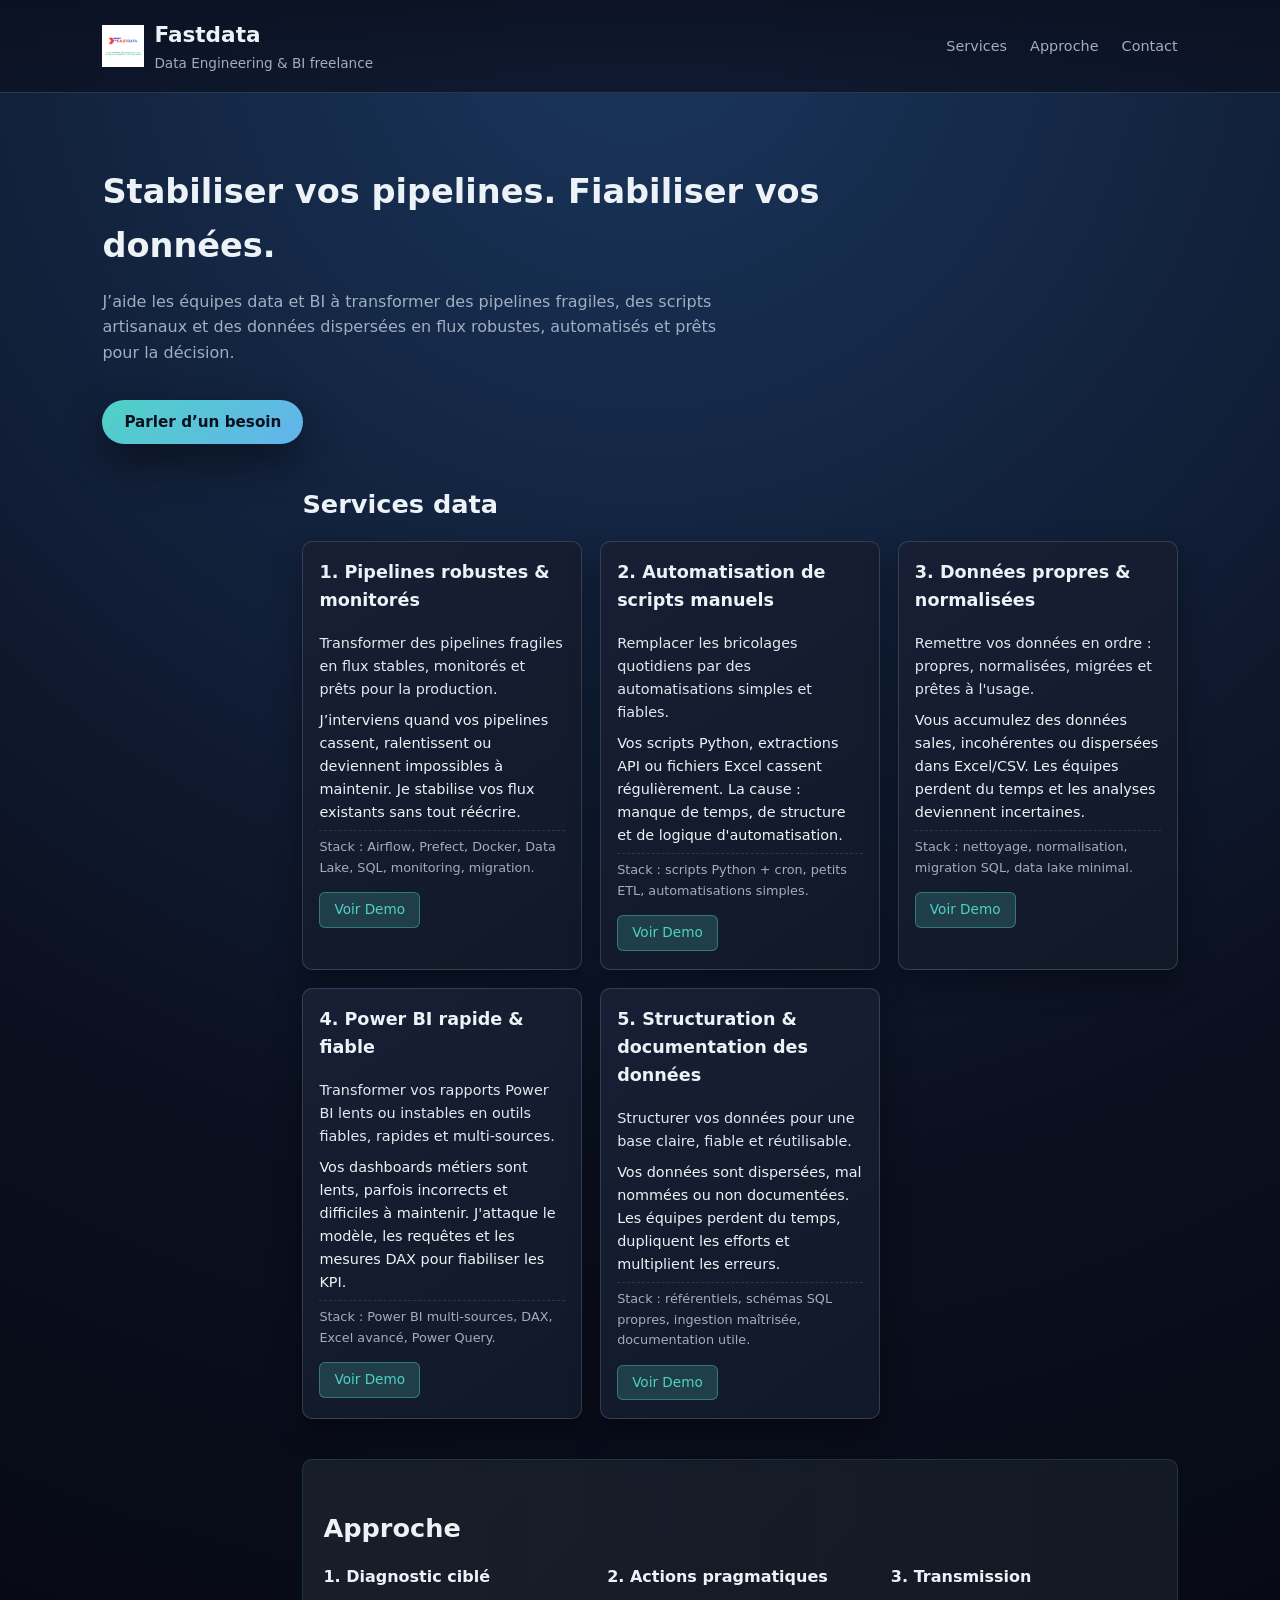
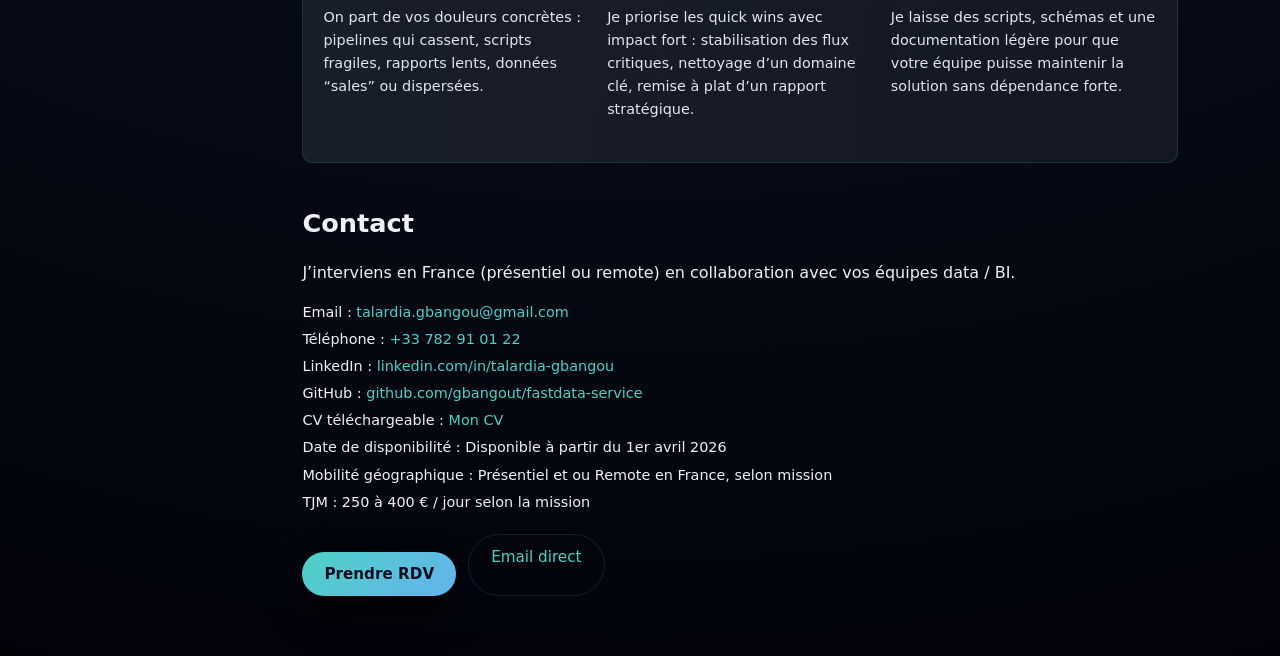
<file: index.html>
<!DOCTYPE html>
<html lang="fr">
<head>
  <meta charset="UTF-8">
  <title>Fastdata - Services Data</title>
  <meta name="viewport" content="width=device-width, initial-scale=1">
  <meta name="description" content="Portfolio de services data engineering et BI par Fastdata. Pipelines robustes, automatisation, qualité de données, Power BI, structuration.">
  <link rel="stylesheet" href="styles.css">
</head>
<body>
  <header class="site-header">
    <div class="logo-title">
      <img src="assets/fastdata-logo.png" alt="Fastdata" class="logo">
      <div>
        <h1>Fastdata</h1>
        <p class="subtitle">Data Engineering & BI freelance</p>
      </div>
    </div>
    <nav class="nav">
      <a href="#services">Services</a>
      <a href="#approach">Approche</a>
      <a href="#contact">Contact</a>
    </nav>
  </header>

  <main>
    <!-- Hero -->
    <section class="hero">
      <h2>Stabiliser vos pipelines. Fiabiliser vos données.</h2>
      <p>
        J’aide les équipes data et BI à transformer des pipelines fragiles, des scripts artisanaux
        et des données dispersées en flux robustes, automatisés et prêts pour la décision.
      </p>
      <a href="#contact" class="btn-primary">Parler d’un besoin</a>
    </section>


<!-- Services -->
<section id="services" class="section">
  <h2>Services data</h2>

  <div class="service-grid">
    <!-- Service 1 -->
    <article class="service-card">
      <h3>1. Pipelines robustes & monitorés</h3>
      <p class="tagline">
        Transformer des pipelines fragiles en flux stables, monitorés et prêts pour la production.
      </p>
      <p>
        J’interviens quand vos pipelines cassent, ralentissent ou deviennent impossibles à maintenir.
        Je stabilise vos flux existants sans tout réécrire.
      </p>
      <p class="stack">
        Stack : Airflow, Prefect, Docker, Data Lake, SQL, monitoring, migration.
      </p>
      <a href="projet.html#service1" class="btn-demo">Voir Demo</a>
    </article>

    <!-- Service 2 -->
    <article class="service-card">
      <h3>2. Automatisation de scripts manuels</h3>
      <p class="tagline">
        Remplacer les bricolages quotidiens par des automatisations simples et fiables.
      </p>
      <p>
        Vos scripts Python, extractions API ou fichiers Excel cassent régulièrement.
        La cause : manque de temps, de structure et de logique d'automatisation.
      </p>
      <p class="stack">
        Stack : scripts Python + cron, petits ETL, automatisations simples.
      </p>
      <a href="projet.html#service2" class="btn-demo">Voir Demo</a>
    </article>

    <!-- Service 3 -->
    <article class="service-card">
      <h3>3. Données propres & normalisées</h3>
      <p class="tagline">
        Remettre vos données en ordre : propres, normalisées, migrées et prêtes à l'usage.
      </p>
      <p>
        Vous accumulez des données sales, incohérentes ou dispersées dans Excel/CSV.
        Les équipes perdent du temps et les analyses deviennent incertaines.
      </p>
      <p class="stack">
        Stack : nettoyage, normalisation, migration SQL, data lake minimal.
      </p>
      <a href="projet.html#service3" class="btn-demo">Voir Demo</a>
    </article>

    <!-- Service 4 -->
    <article class="service-card">
      <h3>4. Power BI rapide & fiable</h3>
      <p class="tagline">
        Transformer vos rapports Power BI lents ou instables en outils fiables, rapides et multi-sources.
      </p>
      <p>
        Vos dashboards métiers sont lents, parfois incorrects et difficiles à maintenir.
        J'attaque le modèle, les requêtes et les mesures DAX pour fiabiliser les KPI.
      </p>
      <p class="stack">
        Stack : Power BI multi-sources, DAX, Excel avancé, Power Query.
      </p>
      <a href="projet.html#service4" class="btn-demo">Voir Demo</a>
    </article>

    <!-- Service 5 -->
    <article class="service-card">
      <h3>5. Structuration & documentation des données</h3>
      <p class="tagline">
        Structurer vos données pour une base claire, fiable et réutilisable.
      </p>
      <p>
        Vos données sont dispersées, mal nommées ou non documentées.
        Les équipes perdent du temps, dupliquent les efforts et multiplient les erreurs.
      </p>
      <p class="stack">
        Stack : référentiels, schémas SQL propres, ingestion maîtrisée, documentation utile.
      </p>
      <a href="projet.html#service5" class="btn-demo">Voir Demo</a>
    </article>
  </div>
</section>

    <!-- Approach -->
    <section id="approach" class="section section-alt">
      <h2>Approche</h2>
      <div class="approach-grid">
        <div>
          <h3>1. Diagnostic ciblé</h3>
          <p>
            On part de vos douleurs concrètes : pipelines qui cassent, scripts fragiles,
            rapports lents, données “sales” ou dispersées.
          </p>
        </div>
        <div>
          <h3>2. Actions pragmatiques</h3>
          <p>
            Je priorise les quick wins avec impact fort : stabilisation des flux critiques,
            nettoyage d’un domaine clé, remise à plat d’un rapport stratégique.
          </p>
        </div>
        <div>
          <h3>3. Transmission</h3>
          <p>
            Je laisse des scripts, schémas et une documentation légère pour que votre équipe
            puisse maintenir la solution sans dépendance forte.
          </p>
        </div>
      </div>
    </section>

<!-- Contact -->
<section id="contact" class="section">
  <h2>Contact</h2>
  <p>
    J’interviens en France (présentiel ou remote) en collaboration avec vos équipes data / BI.
  </p>

  <ul class="contact-list">
    <li>Email : <a href="mailto:talardia.gbangou@gmail.com">talardia.gbangou@gmail.com</a></li>
    <li>Téléphone : <a href="tel:+33782910122">+33 782 91 01 22</a></li>
    <li>LinkedIn : <a href="https://linkedin.com/in/talardiagbangou" target="_blank">linkedin.com/in/talardia-gbangou</a></li>
    <li>GitHub : <a href="https://github.com/gbangout/fastdata-service" target="_blank">github.com/gbangout/fastdata-service</a></li>
    <li>CV téléchargeable : <a href="assets/CV_Talardia_GBANGOU_Consultant_Data_Technique.pdf" target="_blank" download>Mon CV</a></li>
    <li>Date de disponibilité : Disponible à partir du 1er avril 2026</li>
    <li>Mobilité géographique : Présentiel et ou Remote en France, selon mission</li>
    <li>TJM : 250 à 400 € / jour selon la mission</li>
  </ul>

  <div class="cta-buttons">
    <a href="https://cal.com/talardia-gbangou-cxmkxx" class="btn-primary" target="_blank">Prendre RDV</a>
    <a href="mailto:talardia.gbangou@gmail.com" class="btn-secondary">Email direct</a>
  </div>
</section>
</file>
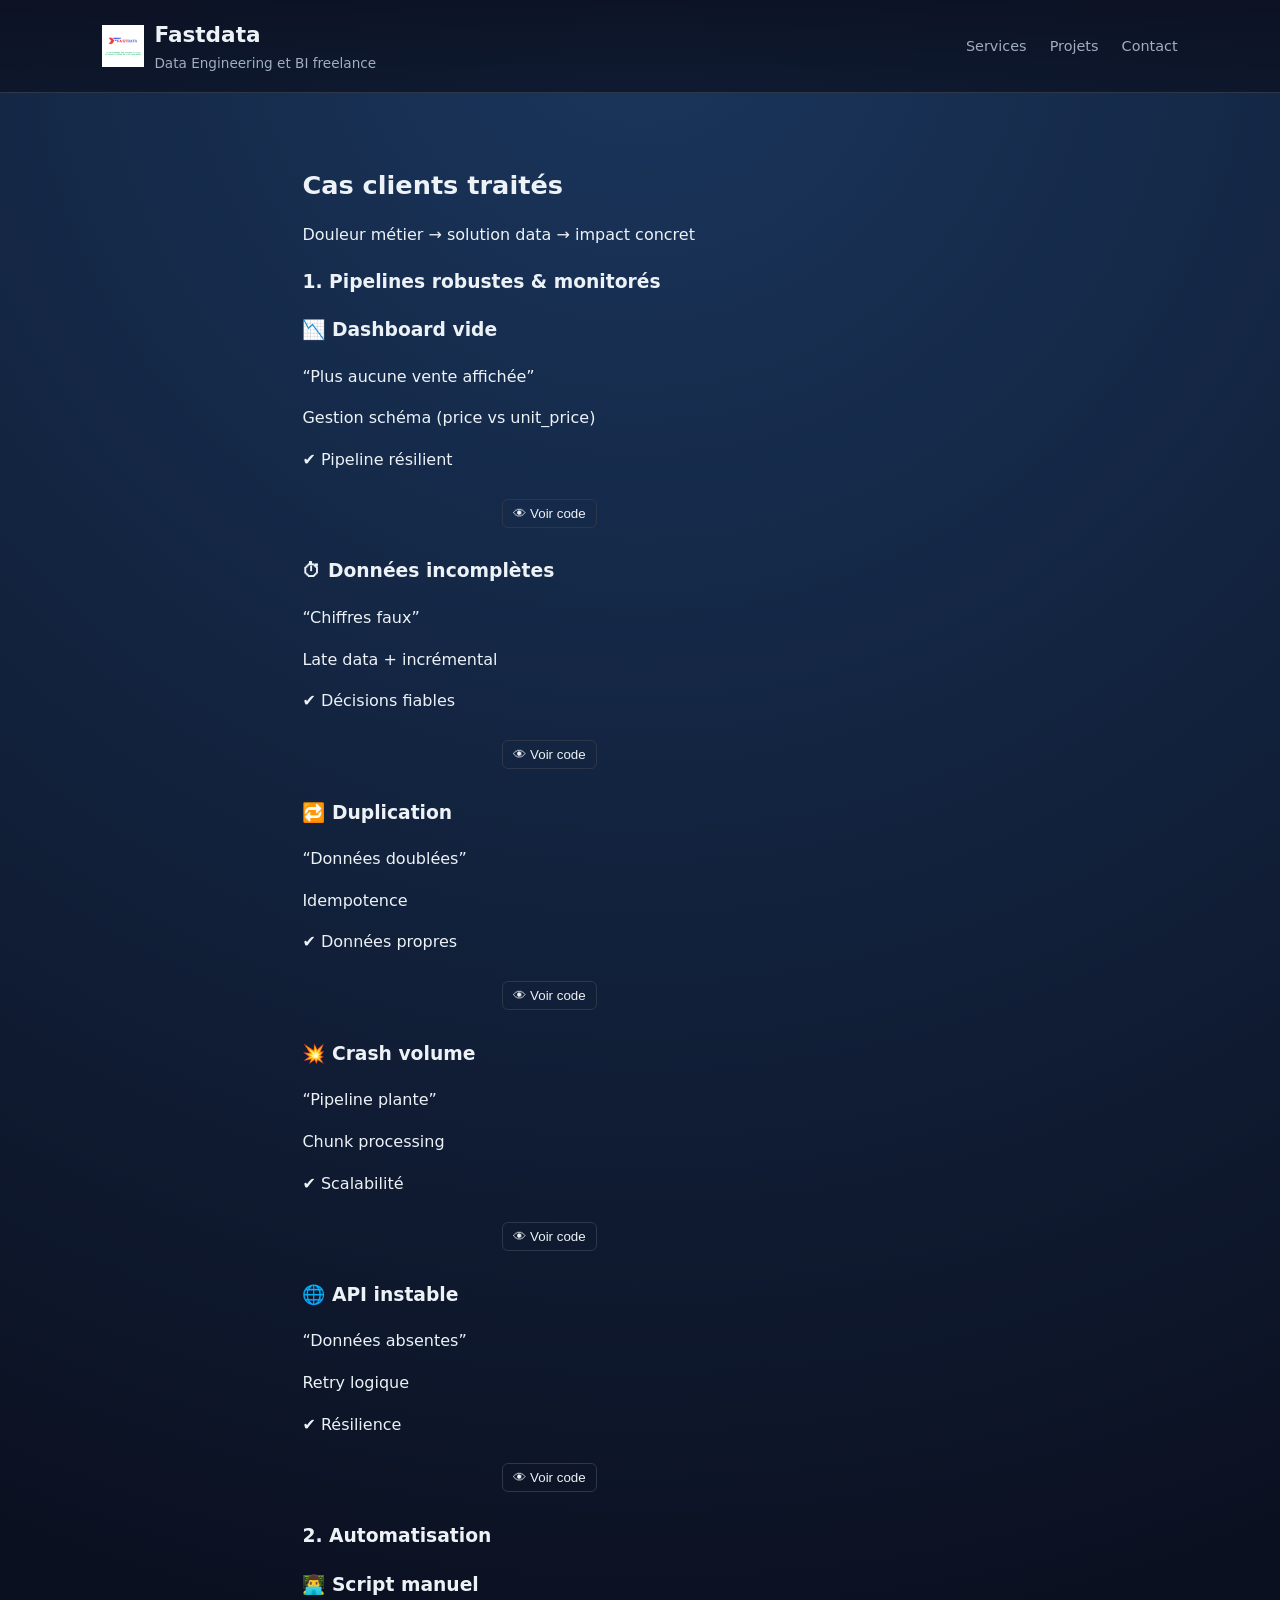
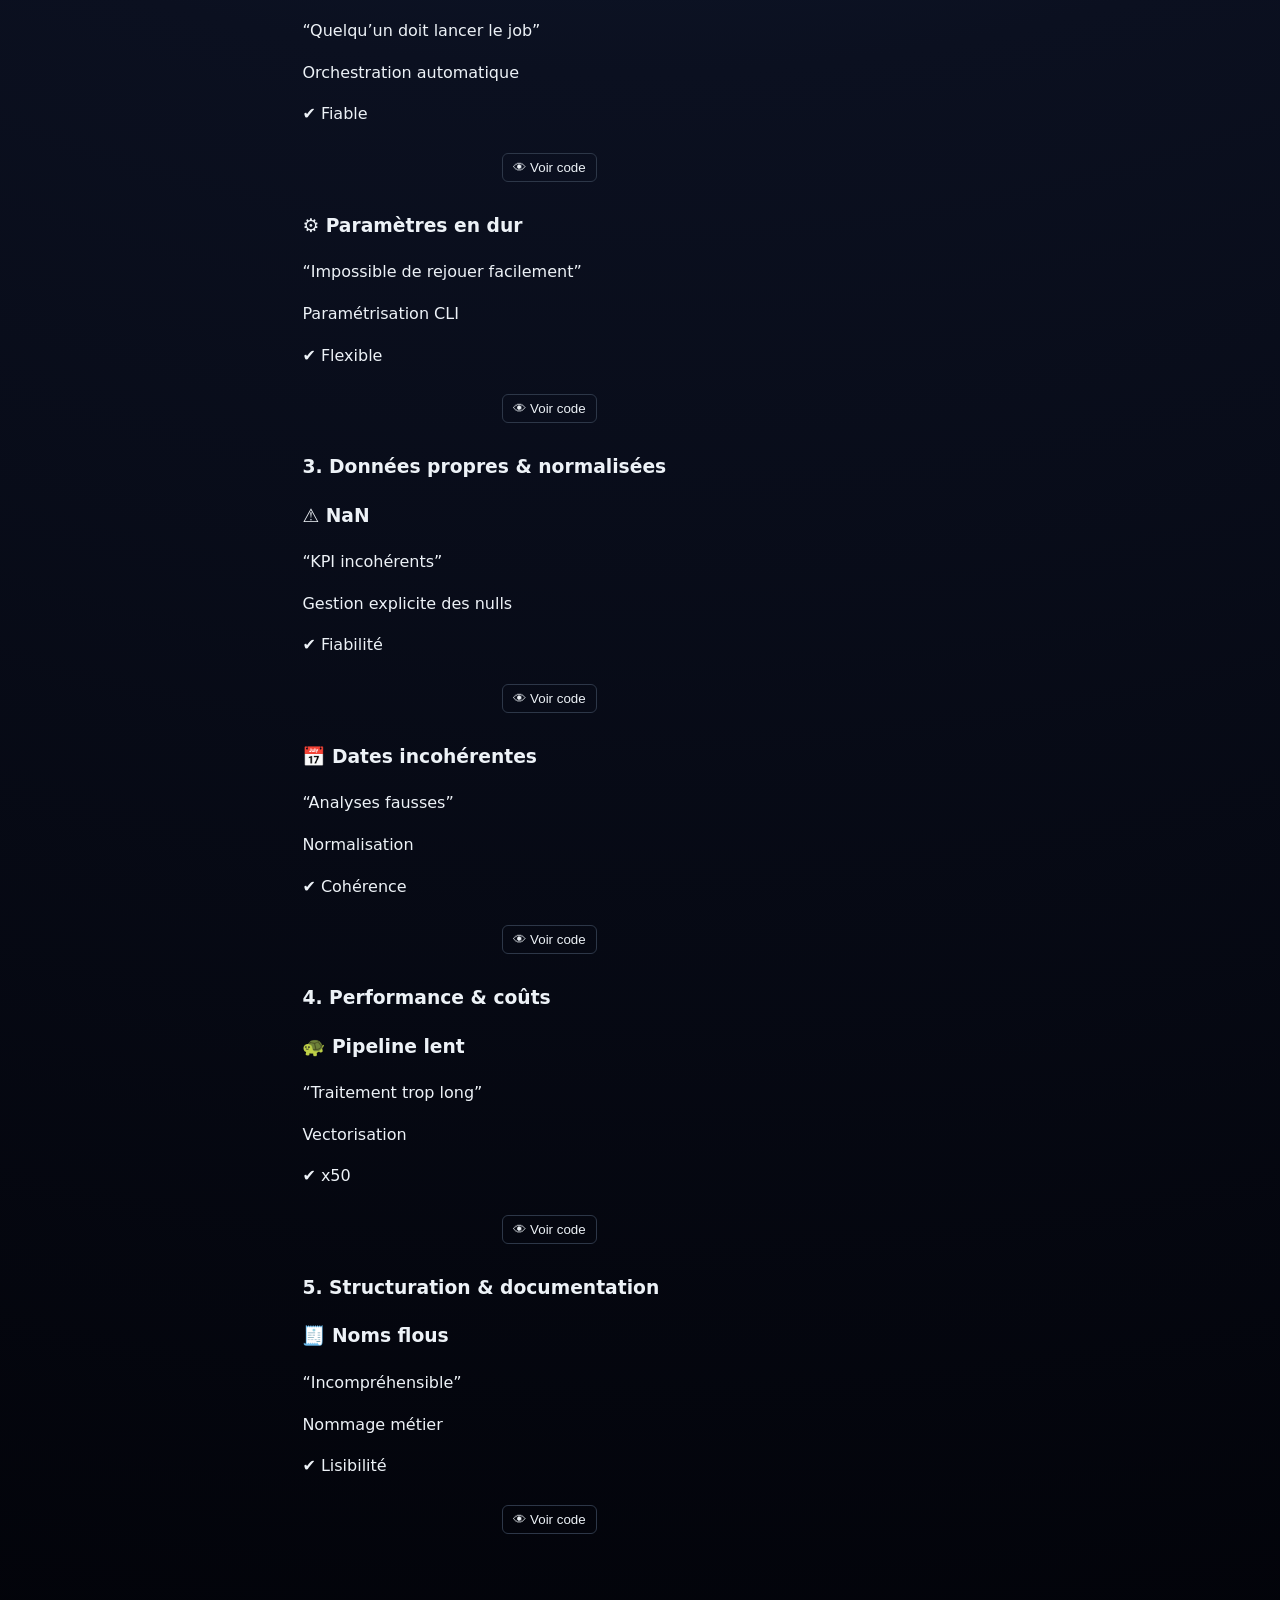
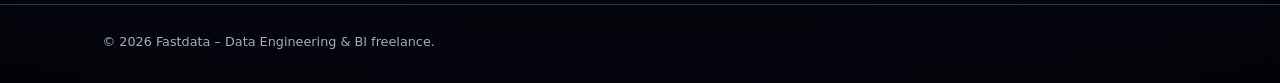
<file: projet.html>
<!DOCTYPE html>
<html lang="fr">
<head>
  <meta charset="UTF-8">
  <title>Projets - Fastdata</title>
  <meta name="viewport" content="width=device-width, initial-scale=1">
  <meta name="description" content="Démos projets data engineering et BI - Fastdata">
  <link rel="stylesheet" href="styles.css">
</head>
<body>
  <header class="site-header">
    <div class="logo-title">
      <img src="assets/fastdata-logo.png" alt="Fastdata" class="logo">
      <div>
        <h1>Fastdata</h1>
        <p class="subtitle">Data Engineering et BI freelance</p>
      </div>
    </div>
    <nav class="nav">
      <a href="index.html#services">Services</a>
      <a href="#projets">Projets</a>
      <a href="index.html#contact">Contact</a>
    </nav>
  </header>
<!--
  <main>
    <section id="service1" class="section project-section">
      <h2>1. Pipelines robustes et monitorés</h2>
      <article class="project-demo">
        <div class="demo-before-after">
          <div class="demo-item">
            <h3>🚨 AVANT</h3>
            <ul>
              <li>Pipeline PySpark casse 2x/semaine</li>
              <li>Pas de logs exploitables</li>
              <li>Relance manuelle tous les 2 jours</li>
              <li>Retards reporting métiers</li>
            </ul>
          </div>
          <div class="demo-arrow">→</div>
          <div class="demo-item">
            <h3>✅ APRÈS</h3>
            <ul>
              <li>Flux Airflow stable 30j</li>
              <li>Logs + alertes Slack/Teams</li>
              <li>Monitoring des jobs critiques</li>
              <li>Données à jour quotidiennement</li>
            </ul>
          </div>
        </div>
        <p class="demo-result">**Résultat** : 80% temps gagné sur maintenance, plus de retards reporting.</p>
      </article>
    </section>

    <section id="service2" class="section project-section">
      <h2>2. Automatisation de scripts manuels</h2>
      <article class="project-demo">
        <div class="demo-before-after">
          <div class="demo-item">
            <h3>🚨 AVANT</h3>
            <ul>
              <li>3 scripts Python lancés manuellement</li>
              <li>Cassent si API indisponible</li>
              <li>Données pas toujours à jour</li>
              <li>1h/semaine de relance</li>
            </ul>
          </div>
          <div class="demo-arrow">→</div>
          <div class="demo-item">
            <h3>✅ APRÈS</h3>
            <ul>
              <li>Automatisation cron + retry</li>
              <li>Gestion erreurs (mail d'alerte)</li>
              <li>Données fraîches tous les jours</li>
              <li>0 intervention manuelle</li>
            </ul>
          </div>
        </div>
        <p class="demo-result">**Résultat** : Scripts 100% autonomes, données toujours fraîches.</p>
      </article>
    </section>

    <section id="service3" class="section project-section">
      <h2>3. Données propres & normalisées</h2>
      <article class="project-demo">
        <div class="demo-before-after">
          <div class="demo-item">
            <h3>🚨 AVANT</h3>
            <ul>
              <li>15 Excel clients avec doublons</li>
              <li>Formats incohérents (dates, CP)</li>
              <li>Analyses peu fiables</li>
              <li>Erreurs reporting récurrentes</li>
            </ul>
          </div>
          <div class="demo-arrow">→</div>
          <div class="demo-item">
            <h3>✅ APRÈS</h3>
            <ul>
              <li>Base SQL centralisée</li>
              <li>Règles normalisation appliquées</li>
              <li>Contrôles qualité intégrés</li>
              <li>Tableau de bord suivi qualité</li>
            </ul>
          </div>
        </div>
        <p class="demo-result">**Résultat** : Données clients fiables, analyses exploitables.</p>
      </article>
    </section>

    <section id="service4" class="section project-section">
      <h2>4. Power BI rapide & fiable</h2>
      <article class="project-demo">
        <div class="demo-before-after">
          <div class="demo-item">
            <h3>🚨 AVANT</h3>
            <ul>
              <li>Rapports Power BI > 30s chargement</li>
              <li>3 versions KPI CA différents</li>
              <li>Modèle non documenté</li>
              <li>Questions métiers constantes</li>
            </ul>
          </div>
          <div class="demo-arrow">→</div>
          <div class="demo-item">
            <h3>✅ APRÈS</h3>
            <ul>
              <li>Chargement < 5s</li>
              <li>1 mesure DAX CA unifiée</li>
              <li>Modèle documenté</li>
              <li>Autonomie métiers</li>
            </ul>
          </div>
        </div>
        <p class="demo-result">**Résultat** : Temps chargement ÷6, confiance métiers restaurée.</p>
      </article>
    </section>

    <section id="service5" class="section project-section">
      <h2>5. Structuration & documentation</h2>
      <article class="project-demo">
        <div class="demo-before-after">
          <div class="demo-item">
            <h3>🚨 AVANT</h3>
            <ul>
              <li>Tables produits mal nommées</li>
              <li>5 defs différentes "produit actif"</li>
              <li>Équipes refont mêmes traitements</li>
              <li>Erreurs de jointures fréquentes</li>
            </ul>
          </div>
          <div class="demo-arrow">→</div>
          <div class="demo-item">
            <h3>✅ APRÈS</h3>
            <ul>
              <li>Référentiel produits unique</li>
              <li>Schéma SQL clair + doc</li>
              <li>Règles métier écrites</li>
              <li>Jointures fiables</li>
            </ul>
          </div>
        </div>
        <p class="demo-result">**Résultat** : Équipes alignées, moins d'erreurs, gain productivité.</p>
      </article>
    </section>
  </main>
-->
  <main>
<section class="section">
<h2>Cas clients traités</h2>
<p class="section-intro">Douleur métier → solution data → impact concret</p>

<h3 class="group-title">1. Pipelines robustes & monitorés</h3>

<div class="case-grid">

<!-- CASE 1 -->
<div class="case-card">
  <h3>📉 Dashboard vide</h3>
  <p class="pain">“Plus aucune vente affichée”</p>
  <p class="solution">Gestion schéma (price vs unit_price)</p>
  <p class="impact">✔ Pipeline résilient</p>

  <button class="toggle-btn">👁 Voir code</button>

  <div class="code-block">
<pre>
❌ Avant
df["price"]

⚠️ Problème
Colonne renommée → pipeline cassé

✅ Après
price = df.get("price", df.get("unit_price"))
</pre>
  </div>
</div>

<!-- CASE 2 -->
<div class="case-card">
  <h3>⏱ Données incomplètes</h3>
  <p class="pain">“Chiffres faux”</p>
  <p class="solution">Late data + incrémental</p>
  <p class="impact">✔ Décisions fiables</p>

  <button class="toggle-btn">👁 Voir code</button>

  <div class="code-block">
<pre>
❌ Avant
df = df[df.date == today]

⚠️ Problème
Données arrivent en retard

✅ Après
df = df[df.date >= today - 3]
</pre>
  </div>
</div>

<!-- CASE 3 -->
<div class="case-card">
  <h3>🔁 Duplication</h3>
  <p class="pain">“Données doublées”</p>
  <p class="solution">Idempotence</p>
  <p class="impact">✔ Données propres</p>

  <button class="toggle-btn">👁 Voir code</button>

  <div class="code-block">
<pre>
❌ Avant
INSERT INTO table SELECT * FROM staging

⚠️ Problème
Re-run = doublons

✅ Après
MERGE INTO table USING staging ON id
</pre>
  </div>
</div>

<!-- CASE 4 -->
<div class="case-card">
  <h3>💥 Crash volume</h3>
  <p class="pain">“Pipeline plante”</p>
  <p class="solution">Chunk processing</p>
  <p class="impact">✔ Scalabilité</p>

  <button class="toggle-btn">👁 Voir code</button>

  <div class="code-block">
<pre>
❌ Avant
df = pd.read_csv("big.csv")

⚠️ Problème
Out of memory

✅ Après
for chunk in pd.read_csv("big.csv", chunksize=10000):
    process(chunk)
</pre>
  </div>
</div>

<!-- CASE 5 -->
<div class="case-card">
  <h3>🌐 API instable</h3>
  <p class="pain">“Données absentes”</p>
  <p class="solution">Retry logique</p>
  <p class="impact">✔ Résilience</p>

  <button class="toggle-btn">👁 Voir code</button>

  <div class="code-block">
<pre>
❌ Avant
requests.get(url)

⚠️ Problème
Timeout API

✅ Après
retry(3):
    requests.get(url, timeout=5)
</pre>
  </div>
</div>

</div>

<!-- ===================== 2. AUTOMATISATION ===================== -->
<h3 class="group-title">2. Automatisation</h3>
<div class="case-grid">

<div class="case-card">
<h3>👨‍💻 Script manuel</h3>
<p class="pain">“Quelqu’un doit lancer le job”</p>
<p class="solution">Orchestration automatique</p>
<p class="impact">✔ Fiable</p>
<button class="toggle-btn">👁 Voir code</button>
<div class="code-block"><pre>
❌ AVANT
python pipeline.py

⚠️ PROBLÈME
# dépendance humaine → oubli possible

✅ APRÈS
# cron (tous les jours à 2h)
0 2 * * * python pipeline.py
</pre></div>
</div>

<div class="case-card">
<h3>⚙️ Paramètres en dur</h3>
<p class="pain">“Impossible de rejouer facilement”</p>
<p class="solution">Paramétrisation CLI</p>
<p class="impact">✔ Flexible</p>
<button class="toggle-btn">👁 Voir code</button>
<div class="code-block"><pre>
❌ AVANT
date = "2024-01-01"

⚠️ PROBLÈME
# modification manuelle du code nécessaire

✅ APRÈS
import argparse
parser = argparse.ArgumentParser()
parser.add_argument("--date")
args = parser.parse_args()
</pre></div>
</div>

</div>

<!-- ===================== 3. DATA QUALITY ===================== -->
<h3 class="group-title">3. Données propres & normalisées</h3>
<div class="case-grid">

<div class="case-card">
<h3>⚠️ NaN</h3>
<p class="pain">“KPI incohérents”</p>
<p class="solution">Gestion explicite des nulls</p>
<p class="impact">✔ Fiabilité</p>
<button class="toggle-btn">👁 Voir code</button>
<div class="code-block"><pre>
❌ AVANT
df["revenue"].mean()

⚠️ PROBLÈME
# présence de NaN → biais

✅ APRÈS
df["revenue"].fillna(0).mean()
</pre></div>
</div>

<div class="case-card">
<h3>📅 Dates incohérentes</h3>
<p class="pain">“Analyses fausses”</p>
<p class="solution">Normalisation</p>
<p class="impact">✔ Cohérence</p>
<button class="toggle-btn">👁 Voir code</button>
<div class="code-block"><pre>
❌ AVANT
"01/02/2024"

⚠️ PROBLÈME
# format ambigu (US vs EU)

✅ APRÈS
pd.to_datetime(col, format="%d/%m/%Y")
</pre></div>
</div>

</div>

<!-- ===================== 4. PERFORMANCE ===================== -->
<h3 class="group-title">4. Performance & coûts</h3>
<div class="case-grid">

<div class="case-card">
<h3>🐢 Pipeline lent</h3>
<p class="pain">“Traitement trop long”</p>
<p class="solution">Vectorisation</p>
<p class="impact">✔ x50</p>
<button class="toggle-btn">👁 Voir code</button>
<div class="code-block"><pre>
❌ AVANT
for i in range(len(df)):
    df.loc[i, "x"] = df.loc[i, "a"] * 2

⚠️ PROBLÈME
# boucle Python lente

✅ APRÈS
df["x"] = df["a"] * 2
</pre></div>
</div>

</div>

<!-- ===================== 5. STRUCTURATION ===================== -->
<h3 class="group-title">5. Structuration & documentation</h3>
<div class="case-grid">

<div class="case-card">
<h3>🧾 Noms flous</h3>
<p class="pain">“Incompréhensible”</p>
<p class="solution">Nommage métier</p>
<p class="impact">✔ Lisibilité</p>
<button class="toggle-btn">👁 Voir code</button>
<div class="code-block"><pre>
❌ AVANT
df["col1"]

⚠️ PROBLÈME
# aucune signification

✅ APRÈS
df.rename(columns={"col1": "total_sales"})
</pre></div>
</div>

</div>

</div>
</section>
</main>

<script>
document.querySelectorAll(".toggle-btn").forEach(btn => {
  btn.addEventListener("click", () => {
    const block = btn.nextElementSibling;
    block.classList.toggle("open");
  });
});
</script>
  <footer class="site-footer">
    <p>© <span id="year"></span> Fastdata – Data Engineering & BI freelance.</p>
  </footer>

  <script>
    document.getElementById('year').textContent = new Date().getFullYear();
  </script>
</body>
</html>
</file>
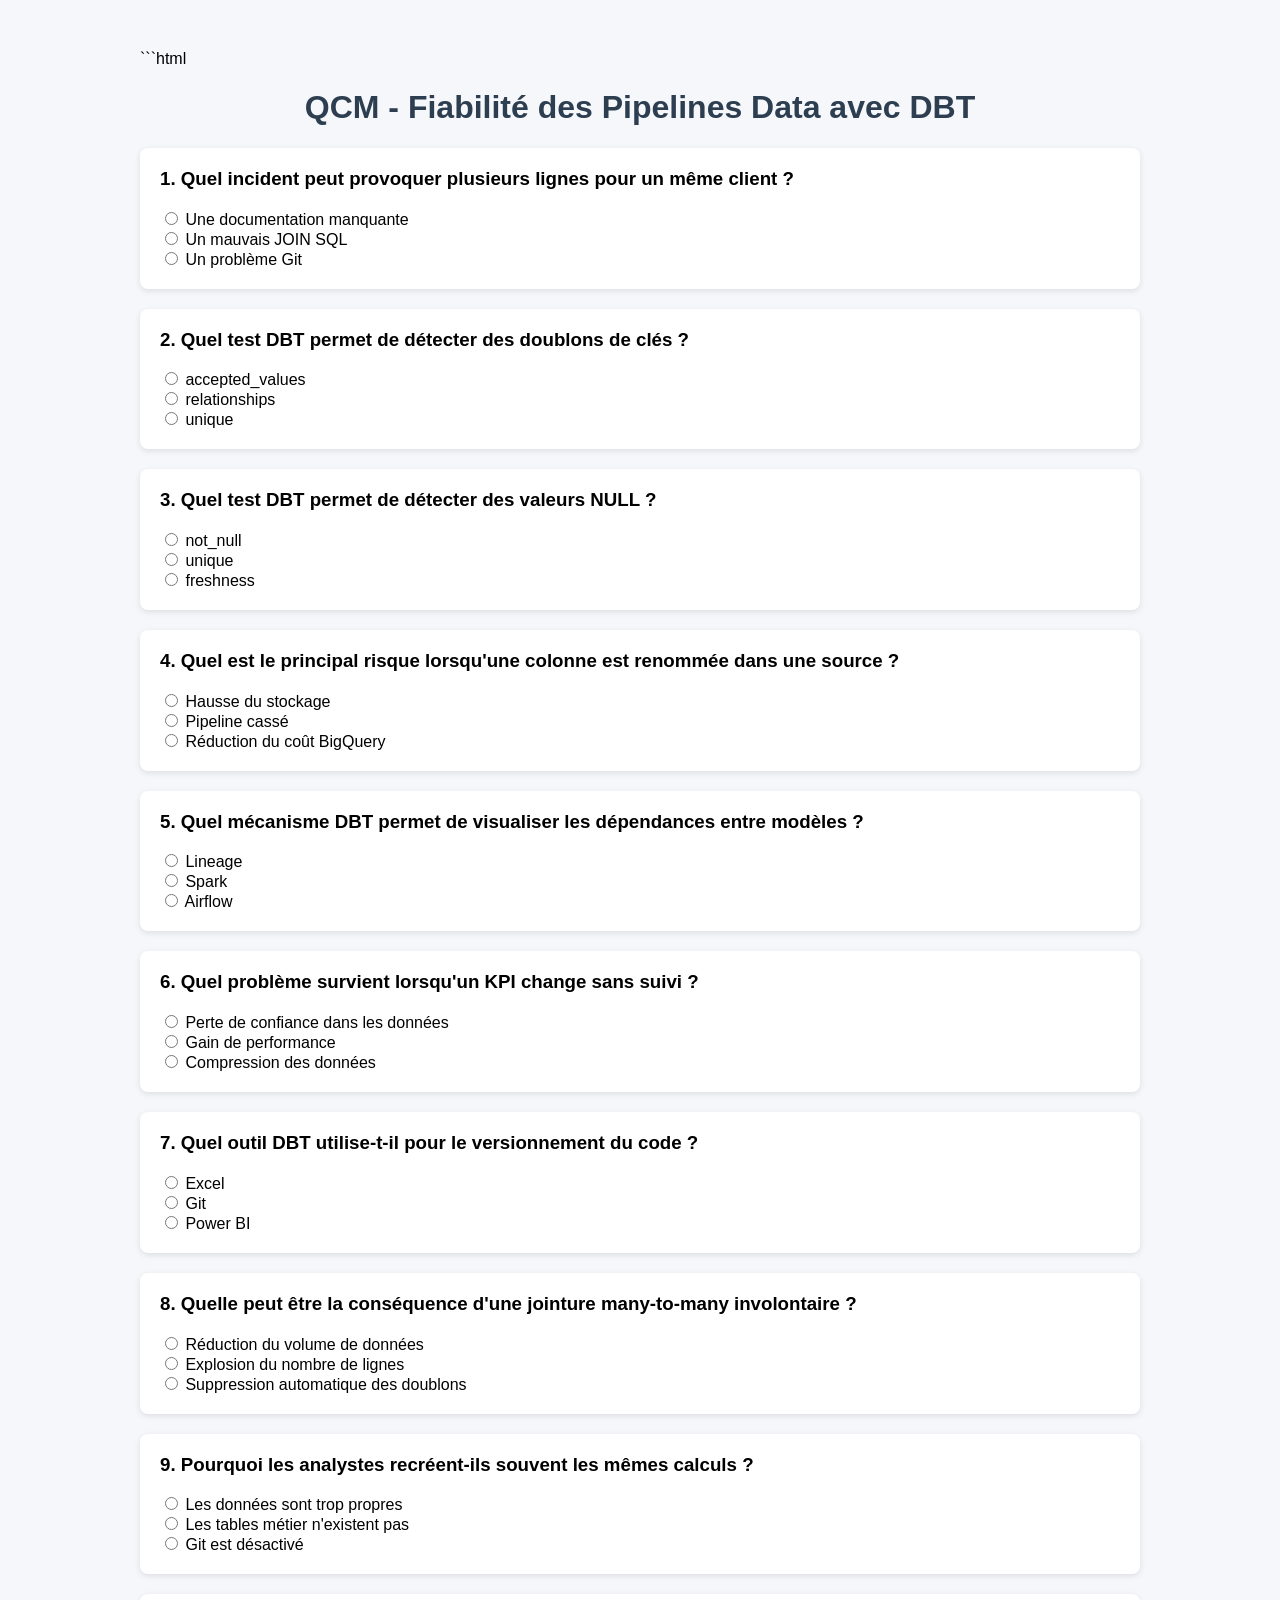
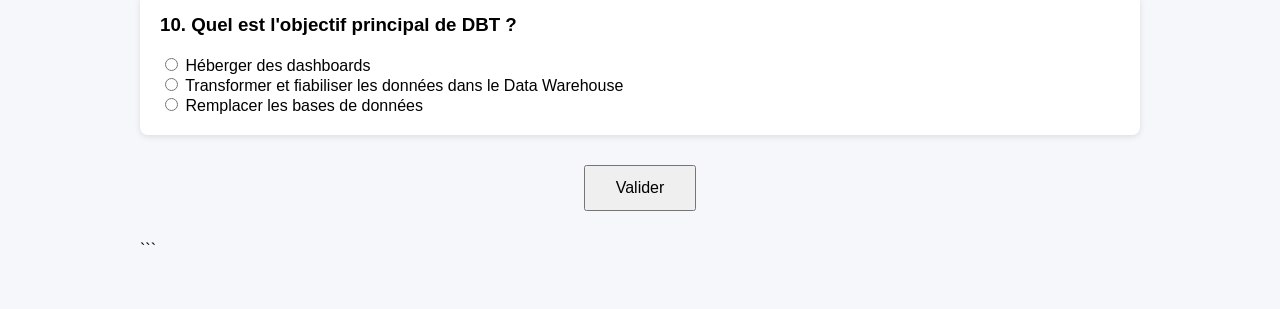
<file: qcms.html>
```html
<!DOCTYPE html>
<html lang="fr">
<head>
<meta charset="UTF-8">
<meta name="viewport" content="width=device-width, initial-scale=1.0">
<title>QCM - Incidents Pipelines DBT</title>

<style>
body {
    font-family: Arial, sans-serif;
    max-width: 1000px;
    margin: 30px auto;
    padding: 20px;
    background: #f5f7fa;
}

h1 {
    text-align: center;
    color: #2c3e50;
}

.question {
    background: white;
    padding: 20px;
    margin-bottom: 20px;
    border-radius: 8px;
    box-shadow: 0px 2px 6px rgba(0,0,0,0.1);
}

.question h3 {
    margin-top: 0;
}

button {
    display: block;
    margin: 30px auto;
    padding: 12px 30px;
    font-size: 16px;
    cursor: pointer;
}

#resultat {
    text-align: center;
    font-size: 22px;
    font-weight: bold;
    margin-top: 20px;
}

.correct {
    color: green;
}

.incorrect {
    color: red;
}
</style>

</head>
<body>

<h1>QCM - Fiabilité des Pipelines Data avec DBT</h1>

<form id="quiz">

<div class="question">
<h3>1. Quel incident peut provoquer plusieurs lignes pour un même client ?</h3>
<label><input type="radio" name="q1" value="a"> Une documentation manquante</label><br>
<label><input type="radio" name="q1" value="b"> Un mauvais JOIN SQL</label><br>
<label><input type="radio" name="q1" value="c"> Un problème Git</label>
</div>

<div class="question">
<h3>2. Quel test DBT permet de détecter des doublons de clés ?</h3>
<label><input type="radio" name="q2" value="a"> accepted_values</label><br>
<label><input type="radio" name="q2" value="b"> relationships</label><br>
<label><input type="radio" name="q2" value="c"> unique</label>
</div>

<div class="question">
<h3>3. Quel test DBT permet de détecter des valeurs NULL ?</h3>
<label><input type="radio" name="q3" value="a"> not_null</label><br>
<label><input type="radio" name="q3" value="b"> unique</label><br>
<label><input type="radio" name="q3" value="c"> freshness</label>
</div>

<div class="question">
<h3>4. Quel est le principal risque lorsqu'une colonne est renommée dans une source ?</h3>
<label><input type="radio" name="q4" value="a"> Hausse du stockage</label><br>
<label><input type="radio" name="q4" value="b"> Pipeline cassé</label><br>
<label><input type="radio" name="q4" value="c"> Réduction du coût BigQuery</label>
</div>

<div class="question">
<h3>5. Quel mécanisme DBT permet de visualiser les dépendances entre modèles ?</h3>
<label><input type="radio" name="q5" value="a"> Lineage</label><br>
<label><input type="radio" name="q5" value="b"> Spark</label><br>
<label><input type="radio" name="q5" value="c"> Airflow</label>
</div>

<div class="question">
<h3>6. Quel problème survient lorsqu'un KPI change sans suivi ?</h3>
<label><input type="radio" name="q6" value="a"> Perte de confiance dans les données</label><br>
<label><input type="radio" name="q6" value="b"> Gain de performance</label><br>
<label><input type="radio" name="q6" value="c"> Compression des données</label>
</div>

<div class="question">
<h3>7. Quel outil DBT utilise-t-il pour le versionnement du code ?</h3>
<label><input type="radio" name="q7" value="a"> Excel</label><br>
<label><input type="radio" name="q7" value="b"> Git</label><br>
<label><input type="radio" name="q7" value="c"> Power BI</label>
</div>

<div class="question">
<h3>8. Quelle peut être la conséquence d'une jointure many-to-many involontaire ?</h3>
<label><input type="radio" name="q8" value="a"> Réduction du volume de données</label><br>
<label><input type="radio" name="q8" value="b"> Explosion du nombre de lignes</label><br>
<label><input type="radio" name="q8" value="c"> Suppression automatique des doublons</label>
</div>

<div class="question">
<h3>9. Pourquoi les analystes recréent-ils souvent les mêmes calculs ?</h3>
<label><input type="radio" name="q9" value="a"> Les données sont trop propres</label><br>
<label><input type="radio" name="q9" value="b"> Les tables métier n'existent pas</label><br>
<label><input type="radio" name="q9" value="c"> Git est désactivé</label>
</div>

<div class="question">
<h3>10. Quel est l'objectif principal de DBT ?</h3>
<label><input type="radio" name="q10" value="a"> Héberger des dashboards</label><br>
<label><input type="radio" name="q10" value="b"> Transformer et fiabiliser les données dans le Data Warehouse</label><br>
<label><input type="radio" name="q10" value="c"> Remplacer les bases de données</label>
</div>

<button type="button" onclick="corriger()">Valider</button>

</form>

<div id="resultat"></div>

<script>
function corriger() {

    const reponses = {
        q1: "b",
        q2: "c",
        q3: "a",
        q4: "b",
        q5: "a",
        q6: "a",
        q7: "b",
        q8: "b",
        q9: "b",
        q10: "b"
    };

    let score = 0;

    for (let question in reponses) {
        const choix = document.querySelector(`input[name="${question}"]:checked`);

        if (choix && choix.value === reponses[question]) {
            score++;
        }
    }

    const resultat = document.getElementById("resultat");

    resultat.innerHTML =
        `Votre score : ${score} / 10`;

    if(score >= 8){
        resultat.className = "correct";
    } else {
        resultat.className = "incorrect";
    }
}
</script>

</body>
</html>
```
</file>
<file: styles.css>
:root {
  --bg: #0b1020;
  --bg-alt: #121729;
  --card: #181f35;
  --accent: #4fd1c5;
  --accent-soft: rgba(79, 209, 197, 0.15);
  --text: #edf2f7;
  --muted: #a0aec0;
  --border: #2d3748;
  --radius: 10px;
  --shadow: 0 18px 40px rgba(0, 0, 0, 0.45);
  --font-main: system-ui, -apple-system, BlinkMacSystemFont, "Segoe UI", sans-serif;
}

*,
*::before,
*::after {
  box-sizing: border-box;
}

body {
  margin: 0;
  font-family: var(--font-main);
  background: radial-gradient(circle at top, #1a365d 0, #0b1020 50%, #020309 100%);
  color: var(--text);
  line-height: 1.6;
}

/* Layout */

.site-header {
  display: flex;
  justify-content: space-between;
  align-items: center;
  padding: 18px 8vw;
  border-bottom: 1px solid var(--border);
  position: sticky;
  top: 0;
  z-index: 10;
  backdrop-filter: blur(14px);
  background: linear-gradient(to bottom, rgba(11, 16, 32, 0.9), rgba(11, 16, 32, 0.7));
}

.logo-title {
  display: flex;
  align-items: center;
  gap: 10px;
}

.logo {
  width: 42px;
  height: 42px;
  object-fit: contain;
}

h1 {
  font-size: 1.35rem;
  margin: 0;
}

.subtitle {
  margin: 0;
  font-size: 0.85rem;
  color: var(--muted);
}

.nav a {
  color: var(--muted);
  text-decoration: none;
  margin-left: 18px;
  font-size: 0.9rem;
}

.nav a:hover {
  color: var(--accent);
}

main {
  padding: 32px 8vw 60px;
}

/* Hero */

.hero {
  max-width: 780px;
  margin: 40px 0 32px;
}

.hero h2 {
  font-size: 2.1rem;
  margin-bottom: 10px;
}

.hero p {
  color: var(--muted);
  max-width: 640px;
}

.btn-primary {
  display: inline-block;
  margin-top: 18px;
  padding: 10px 22px;
  border-radius: 999px;
  background: linear-gradient(135deg, var(--accent), #63b3ed);
  color: #0b1020;
  text-decoration: none;
  font-weight: 600;
  font-size: 0.95rem;
  box-shadow: var(--shadow);
}

/* Sections */

.section {
  margin-top: 40px;
}

.section h2 {
  font-size: 1.6rem;
  margin-bottom: 16px;
}

.section-alt {
  background: linear-gradient(to right, rgba(26, 32, 44, 0.9), rgba(26, 32, 44, 0.65));
  padding: 26px 20px;
  border-radius: var(--radius);
  border: 1px solid rgba(79, 209, 197, 0.15);
}

/* Services */

.service-grid {
  display: grid;
  grid-template-columns: repeat(auto-fit, minmax(260px, 1fr));
  gap: 18px;
}

.service-card {
  background: linear-gradient(145deg, var(--card), #111827);
  border-radius: var(--radius);
  padding: 16px 16px 18px;
  border: 1px solid rgba(148, 163, 184, 0.25);
  box-shadow: 0 14px 30px rgba(0, 0, 0, 0.35);
}

.service-card h3 {
  margin-top: 0;
  font-size: 1.1rem;
}

.service-card .tagline {
  font-weight: 500;
  color: #e2e8f0;
  margin-bottom: 8px;
}

.service-card p {
  font-size: 0.9rem;
  margin: 0 0 6px;
}

.service-card .stack {
  font-size: 0.8rem;
  color: var(--muted);
  border-top: 1px dashed var(--border);
  padding-top: 6px;
}

/* Approach */

.approach-grid {
  display: grid;
  grid-template-columns: repeat(auto-fit, minmax(220px, 1fr));
  gap: 18px;
}

.approach-grid h3 {
  margin-top: 0;
  font-size: 1rem;
}

.approach-grid p {
  font-size: 0.9rem;
  color: #e2e8f0;
}

/* Contact */

.contact-list {
  list-style: none;
  padding: 0;
  margin: 10px 0 0;
  font-size: 0.9rem;
}

.contact-list li {
  margin-bottom: 4px;
}

.contact-list a {
  color: var(--accent);
  text-decoration: none;
}

.contact-list a:hover {
  text-decoration: underline;
}

/* Footer */

.site-footer {
  border-top: 1px solid var(--border);
  padding: 14px 8vw 18px;
  font-size: 0.8rem;
  color: var(--muted);
}

/* Responsive */

@media (max-width: 720px) {
  .site-header {
    flex-direction: column;
    align-items: flex-start;
    gap: 10px;
  }

  .nav a {
    margin-left: 0;
    margin-right: 14px;
  }

  .hero h2 {
    font-size: 1.7rem;
  }
}

/* Boutons Demo + RDV */
.btn-demo {
  display: inline-block;
  margin-top: 8px;
  padding: 6px 14px;
  background: rgba(79, 209, 197, 0.2);
  color: var(--accent);
  text-decoration: none;
  border: 1px solid rgba(79, 209, 197, 0.4);
  border-radius: 6px;
  font-size: 0.85rem;
  font-weight: 500;
}

.btn-demo:hover {
  background: var(--accent-soft);
  border-color: var(--accent);
}

.cta-buttons {
  display: flex;
  gap: 12px;
  margin-top: 20px;
  flex-wrap: wrap;
}

.btn-secondary {
  padding: 10px 22px;
  border-radius: 999px;
  background: transparent;
  color: var(--accent);
  text-decoration: none;
  font-weight: 500;
  border: 1px solid var(--accent-soft);
  font-size: 0.95rem;
}

.btn-secondary:hover {
  background: var(--accent-soft);
}

/* Projets Demo */
.project-section {
  max-width: 900px;
  margin: 0 auto 60px;
}

.project-demo {
  background: linear-gradient(145deg, var(--card), #111827);
  border-radius: var(--radius);
  padding: 24px;
  border: 1px solid rgba(148, 163, 184, 0.25);
}

.demo-before-after {
  display: grid;
  grid-template-columns: 1fr auto 1fr;
  gap: 20px;
  align-items: start;
  margin-bottom: 16px;
}

.demo-item {
  background: rgba(79, 209, 197, 0.05);
  padding: 16px;
  border-radius: 8px;
  border-left: 4px solid var(--accent);
}

.demo-item h3 {
  margin: 0 0 12px;
  font-size: 1rem;
}

.demo-item ul {
  margin: 0;
  padding-left: 0;
  list-style: none;
}

.demo-item li {
  padding: 4px 0;
  font-size: 0.9rem;
}

.demo-arrow {
  font-size: 1.8rem;
  color: var(--accent);
  font-weight: bold;
  align-self: center;
  margin: 0 8px;
}

.demo-result {
  font-size: 1rem;
  font-weight: 600;
  color: var(--accent);
  margin: 0;
}

/* Responsive projets */
@media (max-width: 720px) {
  .demo-before-after {
    grid-template-columns: 1fr;
    gap: 16px;
  }
  
  .demo-arrow {
    display: none;
  }
  
  .cta-buttons {
    flex-direction: column;
    align-items: stretch;
  }
  
  .btn-primary, .btn-secondary {
    text-align: center;
  }
}

.toggle-btn {
  margin-top: 10px;
  margin-left: 200px;
  background: transparent;
  border: 1px solid var(--border);
  color: var(--text);
  padding: 6px 10px;
  border-radius: 6px;
  cursor: pointer;
}

.code-block {
  max-height: 0;
  overflow: hidden;
  transition: 0.3s ease;
  margin-top: 10px;
  margin-left: 200px;
}

.code-block.open {
  max-height: 300px;
}

pre {
  background: #020617;
  padding: 12px;
  padding-left: 200px;
  border-radius: 6px;
  font-size: 0.85rem;
  overflow-x: auto;
}

.section {
  margin-left: 200px;
}
</file>
